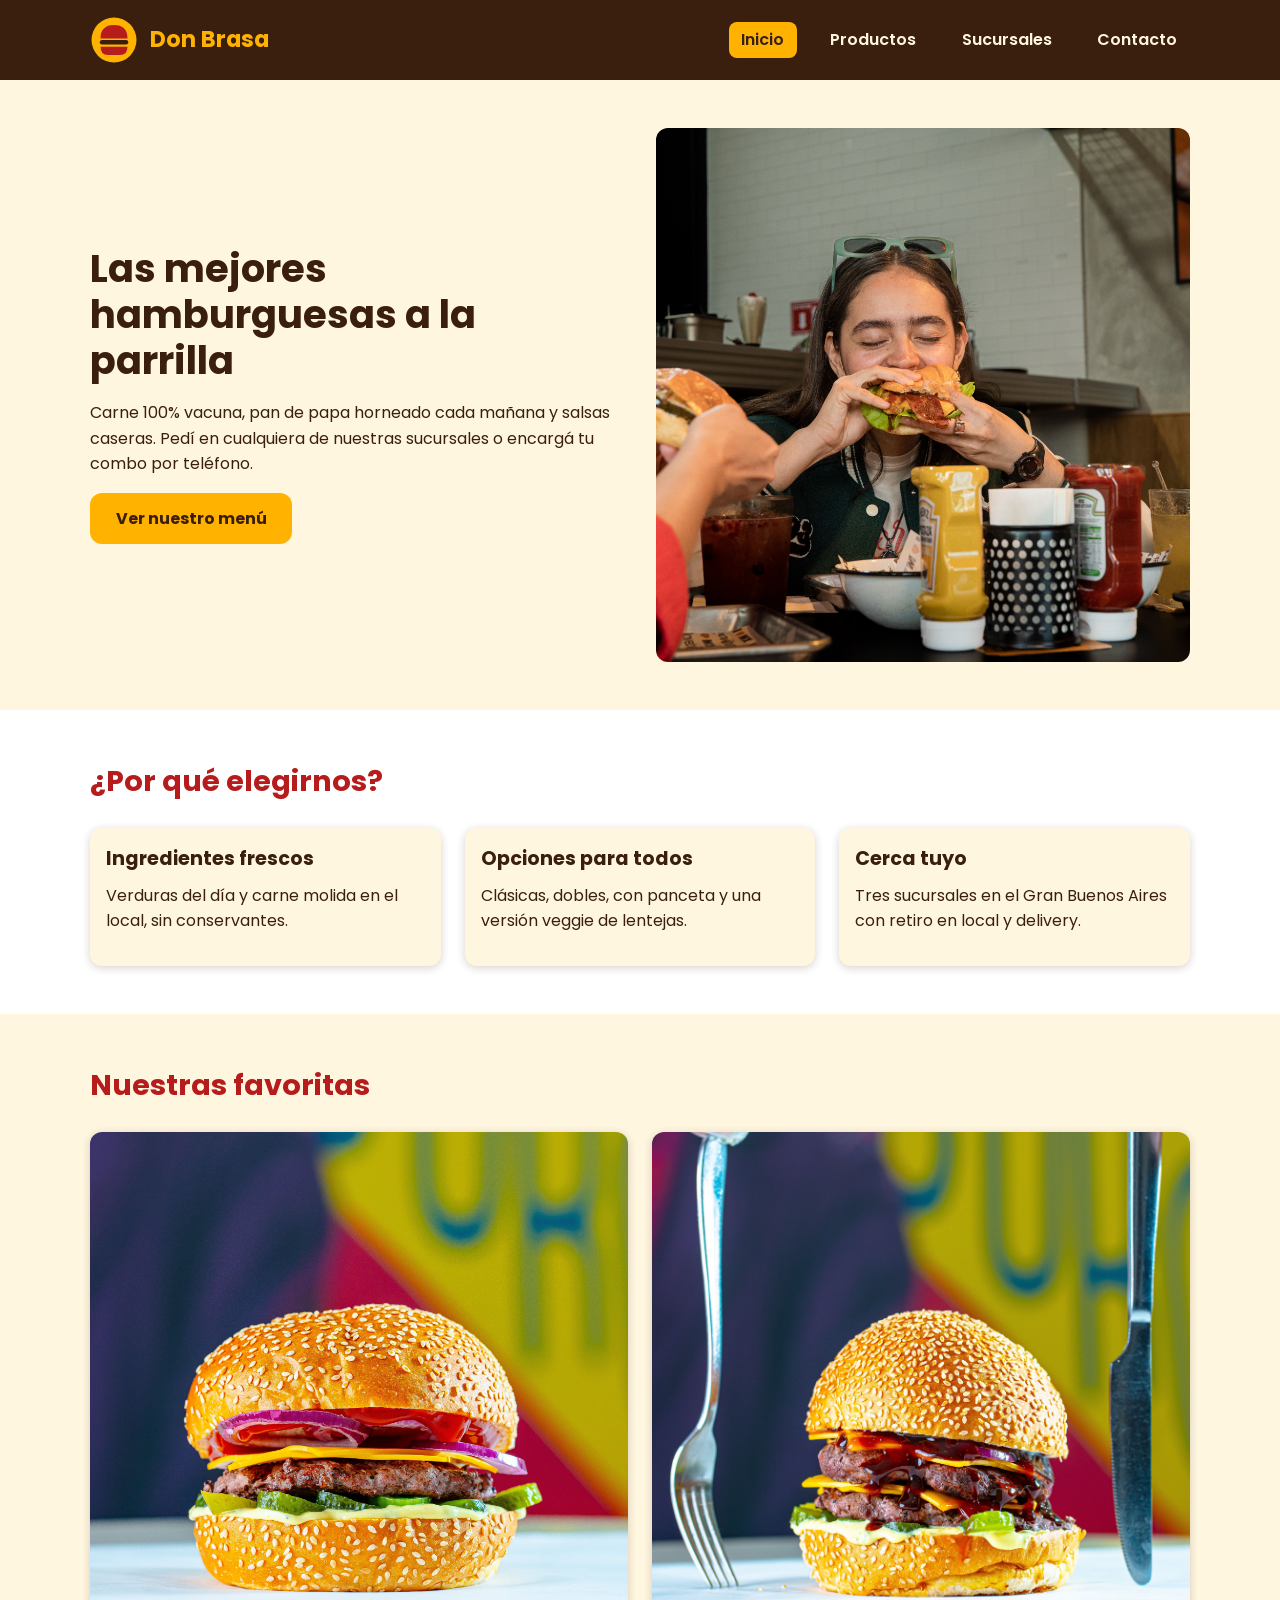
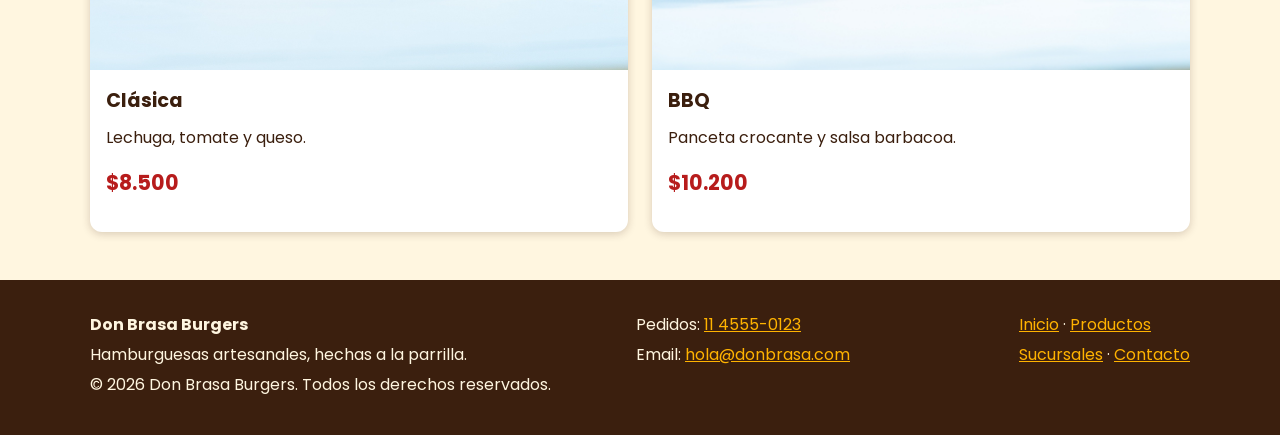
<file: index.html>
<!DOCTYPE html>
<html lang="es">
<head>
  <meta charset="UTF-8">
  <meta name="viewport" content="width=device-width, initial-scale=1.0">
  <meta name="description" content="Hamburguesas artesanales a la parrilla. Conocé nuestro menú, sucursales y datos de contacto.">
  <title>Don Brasa Burgers | Inicio</title>
  <link rel="preconnect" href="https://fonts.googleapis.com">
  <link rel="preconnect" href="https://fonts.gstatic.com" crossorigin>
  <link href="https://fonts.googleapis.com/css2?family=Poppins:wght@400;600;700&display=swap" rel="stylesheet">
  <link rel="stylesheet" href="css/styles.css">
</head>
<body>
  <header>
    <div class="contenedor">
      <a class="marca" href="index.html">
        <img src="images/logo.svg" alt="Logo de Don Brasa Burgers">
        <span>Don Brasa</span>
      </a>
      <nav aria-label="Navegación principal">
        <ul>
          <li><a href="index.html" class="activo" aria-current="page">Inicio</a></li>
          <li><a href="pages/productos.html">Productos</a></li>
          <li><a href="pages/sucursales.html">Sucursales</a></li>
          <li><a href="pages/contacto.html">Contacto</a></li>
        </ul>
      </nav>
    </div>
  </header>

  <main>
    <section class="hero">
      <div class="contenedor">
        <div class="texto">
          <h1>Las mejores hamburguesas a la parrilla</h1>
          <p>Carne 100% vacuna, pan de papa horneado cada mañana y salsas caseras. Pedí en cualquiera de nuestras sucursales o encargá tu combo por teléfono.</p>
          <a class="boton" href="pages/productos.html">Ver nuestro menú</a>
        </div>
        <div class="imagen">
          <img src="images/hamburguesa con queso.jpg" alt="Hamburguesa doble con queso cheddar y cebolla">
        </div>
      </div>
    </section>

    <section class="alterna">
      <div class="contenedor">
        <h2>¿Por qué elegirnos?</h2>
        <div class="tarjetas">
          <article class="tarjeta">
            <div class="contenido">
              <h3>Ingredientes frescos</h3>
              <p>Verduras del día y carne molida en el local, sin conservantes.</p>
            </div>
          </article>
          <article class="tarjeta">
            <div class="contenido">
              <h3>Opciones para todos</h3>
              <p>Clásicas, dobles, con panceta y una versión veggie de lentejas.</p>
            </div>
          </article>
          <article class="tarjeta">
            <div class="contenido">
              <h3>Cerca tuyo</h3>
              <p>Tres sucursales en el Gran Buenos Aires con retiro en local y delivery.</p>
            </div>
          </article>
        </div>
      </div>
    </section>

    <section>
      <div class="contenedor">
        <h2>Nuestras favoritas</h2>
        <div class="tarjetas">
          <article class="tarjeta">
            <img src="images/hamburguesa clasica.jpg" alt="Hamburguesa clásica con lechuga, tomate y queso">
            <div class="contenido">
              <h3>Clásica</h3>
              <p>Lechuga, tomate y queso.</p>
              <p class="precio">$8.500</p>
            </div>
          </article>
          <article class="tarjeta">
            <img src="images/hamburguesa bbq.jpg" alt="Hamburguesa BBQ con panceta crocante">
            <div class="contenido">
              <h3>BBQ</h3>
              <p>Panceta crocante y salsa barbacoa.</p>
              <p class="precio">$10.200</p>
            </div>
          </article>
        </div>
      </div>
    </section>
  </main>

  <footer>
    <div class="contenedor">
      <div>
        <p><strong>Don Brasa Burgers</strong></p>
        <p>Hamburguesas artesanales, hechas a la parrilla.</p>
      </div>
      <div>
        <p>Pedidos: <a href="tel:+541145550123">11 4555-0123</a></p>
        <p>Email: <a href="mailto:hola@donbrasa.com">hola@donbrasa.com</a></p>
      </div>
      <div>
        <p><a href="index.html">Inicio</a> · <a href="pages/productos.html">Productos</a></p>
        <p><a href="pages/sucursales.html">Sucursales</a> · <a href="pages/contacto.html">Contacto</a></p>
      </div>
    </div>
    <div class="contenedor">
      <p>&copy; 2026 Don Brasa Burgers. Todos los derechos reservados.</p>
    </div>
  </footer>
</body>
</html>
</file>
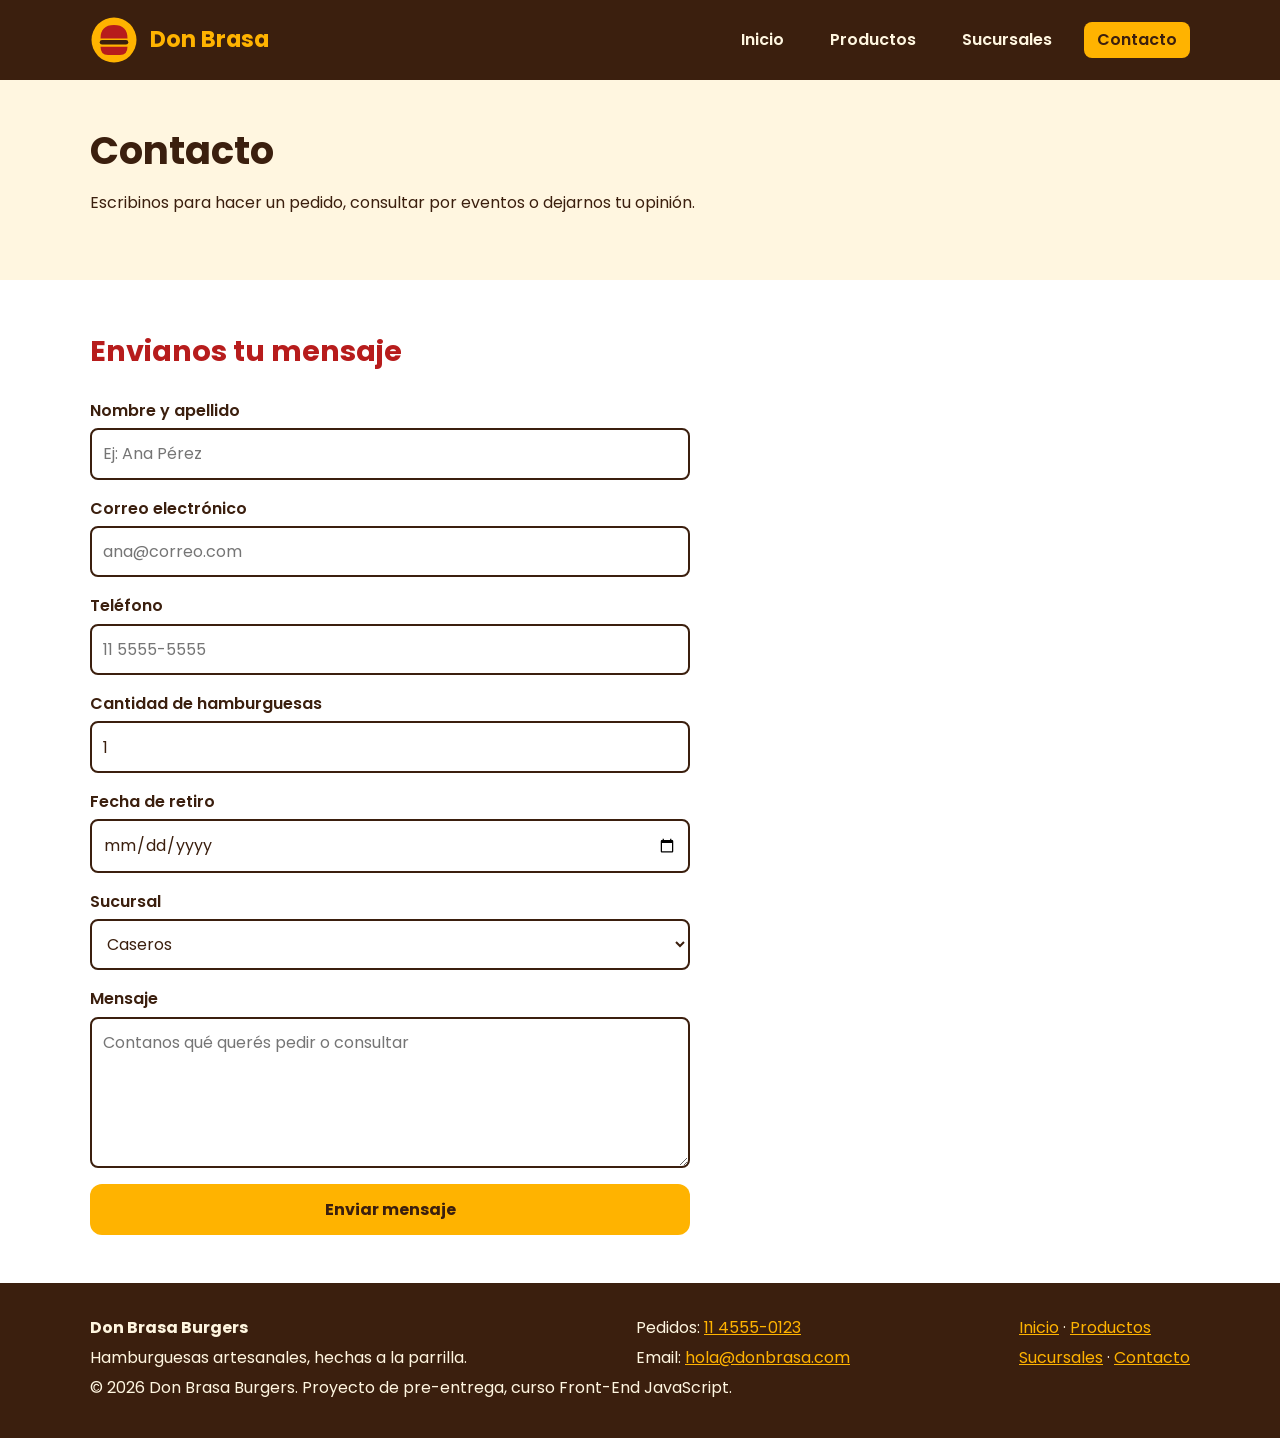
<file: pages/contacto.html>
<!DOCTYPE html>
<html lang="es">
<head>
  <meta charset="UTF-8">
  <meta name="viewport" content="width=device-width, initial-scale=1.0">
  <meta name="description" content="Formulario de contacto y pedidos de Don Brasa Burgers.">
  <title>Contacto | Don Brasa Burgers</title>
  <link rel="preconnect" href="https://fonts.googleapis.com">
  <link rel="preconnect" href="https://fonts.gstatic.com" crossorigin>
  <link href="https://fonts.googleapis.com/css2?family=Poppins:wght@400;600;700&display=swap" rel="stylesheet">
  <link rel="stylesheet" href="../css/styles.css">
</head>
<body>
  <header>
    <div class="contenedor">
      <a class="marca" href="../index.html">
        <img src="../images/logo.svg" alt="Logo de Don Brasa Burgers">
        <span>Don Brasa</span>
      </a>
      <nav aria-label="Navegación principal">
        <ul>
          <li><a href="../index.html">Inicio</a></li>
          <li><a href="productos.html">Productos</a></li>
          <li><a href="sucursales.html">Sucursales</a></li>
          <li><a href="contacto.html" class="activo" aria-current="page">Contacto</a></li>
        </ul>
      </nav>
    </div>
  </header>

  <main>
    <section>
      <div class="contenedor">
        <h1>Contacto</h1>
        <p>Escribinos para hacer un pedido, consultar por eventos o dejarnos tu opinión.</p>
      </div>
    </section>

    <section class="alterna">
      <div class="contenedor">
        <h2>Envianos tu mensaje</h2>
        <form class="formulario" action="#" method="get">
          <div class="campo">
            <label for="nombre">Nombre y apellido</label>
            <input type="text" id="nombre" name="nombre" placeholder="Ej: Ana Pérez" required>
          </div>

          <div class="campo">
            <label for="email">Correo electrónico</label>
            <input type="email" id="email" name="email" placeholder="ana@correo.com" required>
          </div>

          <div class="campo">
            <label for="telefono">Teléfono</label>
            <input type="tel" id="telefono" name="telefono" placeholder="11 5555-5555">
          </div>

          <div class="campo">
            <label for="cantidad">Cantidad de hamburguesas</label>
            <input type="number" id="cantidad" name="cantidad" min="1" max="50" value="1">
          </div>

          <div class="campo">
            <label for="fecha">Fecha de retiro</label>
            <input type="date" id="fecha" name="fecha">
          </div>

          <div class="campo">
            <label for="sucursal">Sucursal</label>
            <select id="sucursal" name="sucursal">
              <option value="caseros">Caseros</option>
              <option value="palomar">El Palomar</option>
              <option value="palermo">Palermo</option>
            </select>
          </div>

          <div class="campo">
            <label for="mensaje">Mensaje</label>
            <textarea id="mensaje" name="mensaje" rows="5" placeholder="Contanos qué querés pedir o consultar"></textarea>
          </div>

          <button class="boton" type="submit">Enviar mensaje</button>
        </form>
      </div>
    </section>
  </main>

  <footer>
    <div class="contenedor">
      <div>
        <p><strong>Don Brasa Burgers</strong></p>
        <p>Hamburguesas artesanales, hechas a la parrilla.</p>
      </div>
      <div>
        <p>Pedidos: <a href="tel:+541145550123">11 4555-0123</a></p>
        <p>Email: <a href="mailto:hola@donbrasa.com">hola@donbrasa.com</a></p>
      </div>
      <div>
        <p><a href="../index.html">Inicio</a> · <a href="productos.html">Productos</a></p>
        <p><a href="sucursales.html">Sucursales</a> · <a href="contacto.html">Contacto</a></p>
      </div>
    </div>
    <div class="contenedor">
      <p>&copy; 2026 Don Brasa Burgers. Proyecto de pre-entrega, curso Front-End JavaScript.</p>
    </div>
  </footer>
</body>
</html>
</file>
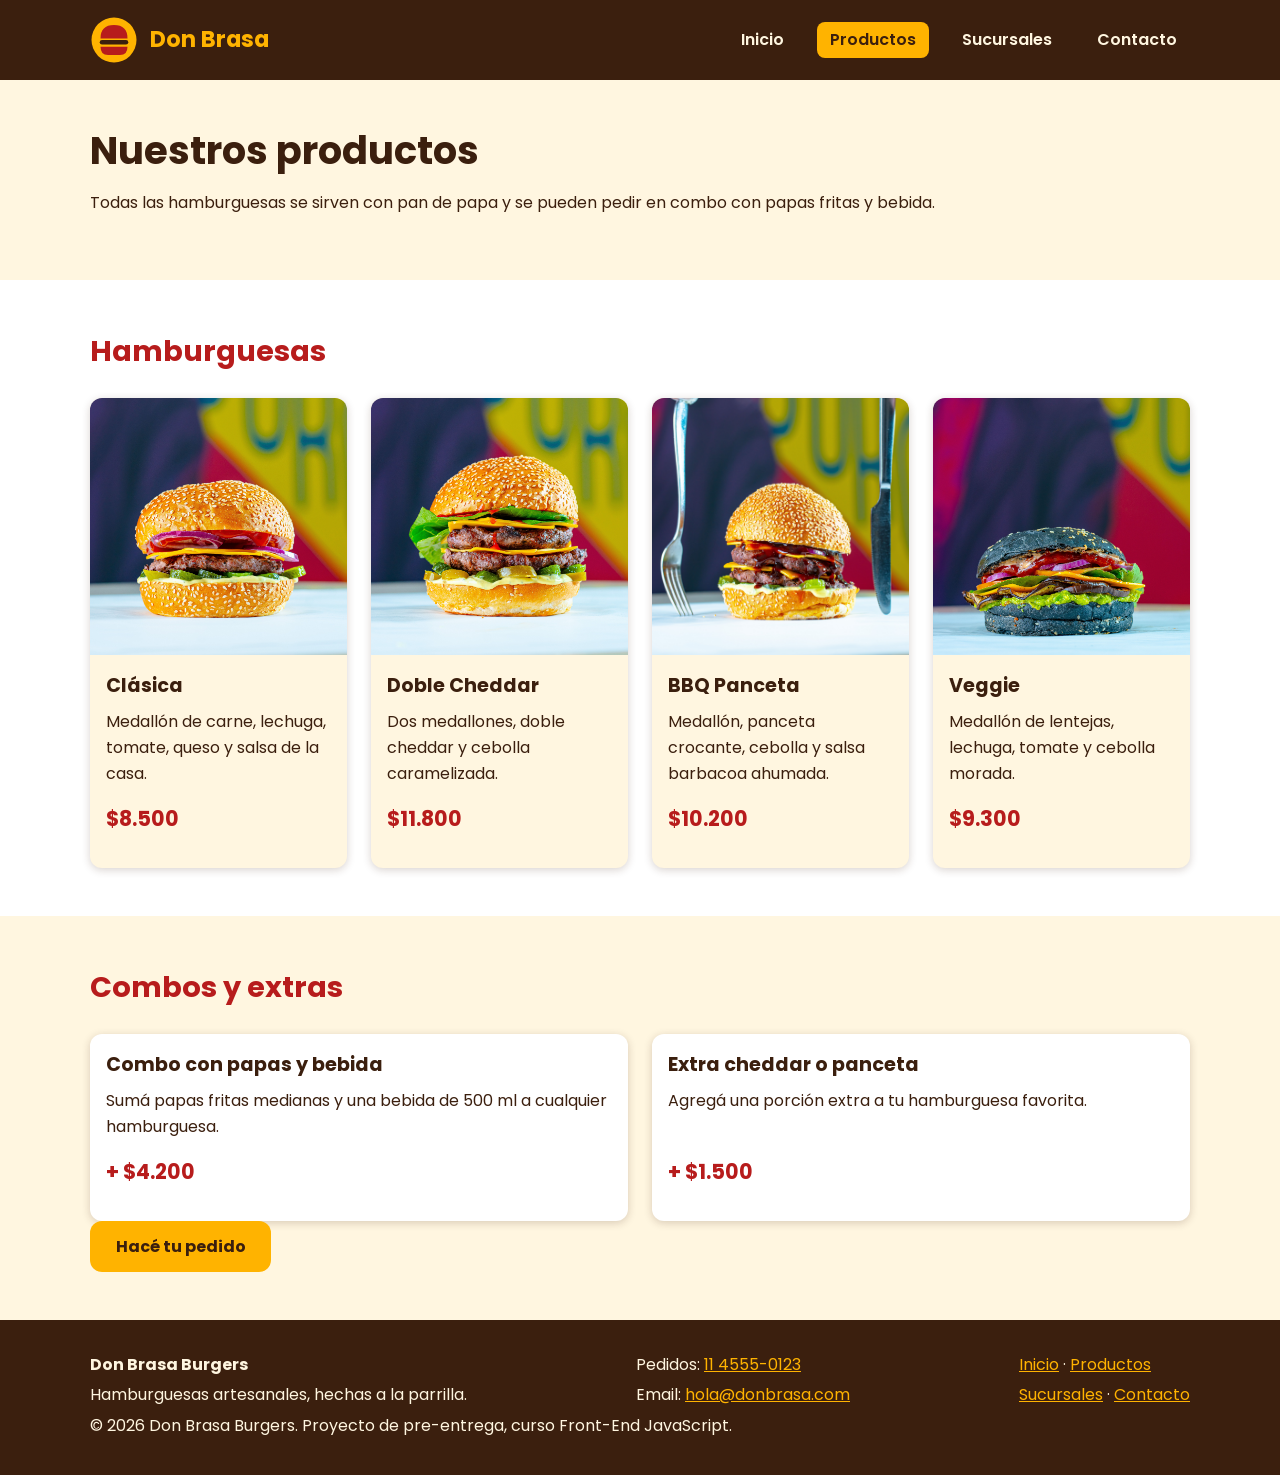
<file: pages/productos.html>
<!DOCTYPE html>
<html lang="es">
<head>
  <meta charset="UTF-8">
  <meta name="viewport" content="width=device-width, initial-scale=1.0">
  <meta name="description" content="Menú de hamburguesas artesanales: clásica, doble cheddar, BBQ con panceta y veggie.">
  <title>Productos | Don Brasa Burgers</title>
  <link rel="preconnect" href="https://fonts.googleapis.com">
  <link rel="preconnect" href="https://fonts.gstatic.com" crossorigin>
  <link href="https://fonts.googleapis.com/css2?family=Poppins:wght@400;600;700&display=swap" rel="stylesheet">
  <link rel="stylesheet" href="../css/styles.css">
</head>
<body>
  <header>
    <div class="contenedor">
      <a class="marca" href="../index.html">
        <img src="../images/logo.svg" alt="Logo de Don Brasa Burgers">
        <span>Don Brasa</span>
      </a>
      <nav aria-label="Navegación principal">
        <ul>
          <li><a href="../index.html">Inicio</a></li>
          <li><a href="productos.html" class="activo" aria-current="page">Productos</a></li>
          <li><a href="sucursales.html">Sucursales</a></li>
          <li><a href="contacto.html">Contacto</a></li>
        </ul>
      </nav>
    </div>
  </header>

  <main>
    <section>
      <div class="contenedor">
        <h1>Nuestros productos</h1>
        <p>Todas las hamburguesas se sirven con pan de papa y se pueden pedir en combo con papas fritas y bebida.</p>
      </div>
    </section>

    <section class="alterna">
      <div class="contenedor">
        <h2>Hamburguesas</h2>
        <div class="tarjetas">
        <article class="tarjeta">
          <img src="../images/hamburguesa clasica.jpg" alt="Hamburguesa clásica con lechuga, tomate y queso">
          <div class="contenido">
            <h3>Clásica</h3>
            <p>Medallón de carne, lechuga, tomate, queso y salsa de la casa.</p>
            <p class="precio">$8.500</p>
          </div>
        </article>
        <article class="tarjeta">
          <img src="../images/hamburguesa doble.jpg" alt="Hamburguesa doble con queso cheddar y cebolla">
          <div class="contenido">
            <h3>Doble Cheddar</h3>
            <p>Dos medallones, doble cheddar y cebolla caramelizada.</p>
            <p class="precio">$11.800</p>
          </div>
        </article>
        <article class="tarjeta">
          <img src="../images/hamburguesa bbq.jpg" alt="Hamburguesa BBQ con panceta crocante">
          <div class="contenido">
            <h3>BBQ Panceta</h3>
            <p>Medallón, panceta crocante, cebolla y salsa barbacoa ahumada.</p>
            <p class="precio">$10.200</p>
          </div>
        </article>
        <article class="tarjeta">
          <img src="../images/hamburguesa veggie.jpg" alt="Hamburguesa veggie de lentejas con vegetales">
          <div class="contenido">
            <h3>Veggie</h3>
            <p>Medallón de lentejas, lechuga, tomate y cebolla morada.</p>
            <p class="precio">$9.300</p>
          </div>
        </article>
        </div>
      </div>
    </section>

    <section>
      <div class="contenedor">
        <h2>Combos y extras</h2>
        <div class="tarjetas">
          <article class="tarjeta">
            <div class="contenido">
              <h3>Combo con papas y bebida</h3>
              <p>Sumá papas fritas medianas y una bebida de 500 ml a cualquier hamburguesa.</p>
              <p class="precio">+ $4.200</p>
            </div>
          </article>
          <article class="tarjeta">
            <div class="contenido">
              <h3>Extra cheddar o panceta</h3>
              <p>Agregá una porción extra a tu hamburguesa favorita.</p>
              <p class="precio">+ $1.500</p>
            </div>
          </article>
        </div>
        <a class="boton" href="contacto.html">Hacé tu pedido</a>
      </div>
    </section>
  </main>

  <footer>
    <div class="contenedor">
      <div>
        <p><strong>Don Brasa Burgers</strong></p>
        <p>Hamburguesas artesanales, hechas a la parrilla.</p>
      </div>
      <div>
        <p>Pedidos: <a href="tel:+541145550123">11 4555-0123</a></p>
        <p>Email: <a href="mailto:hola@donbrasa.com">hola@donbrasa.com</a></p>
      </div>
      <div>
        <p><a href="../index.html">Inicio</a> · <a href="productos.html">Productos</a></p>
        <p><a href="sucursales.html">Sucursales</a> · <a href="contacto.html">Contacto</a></p>
      </div>
    </div>
    <div class="contenedor">
      <p>&copy; 2026 Don Brasa Burgers. Proyecto de pre-entrega, curso Front-End JavaScript.</p>
    </div>
  </footer>
</body>
</html>
</file>
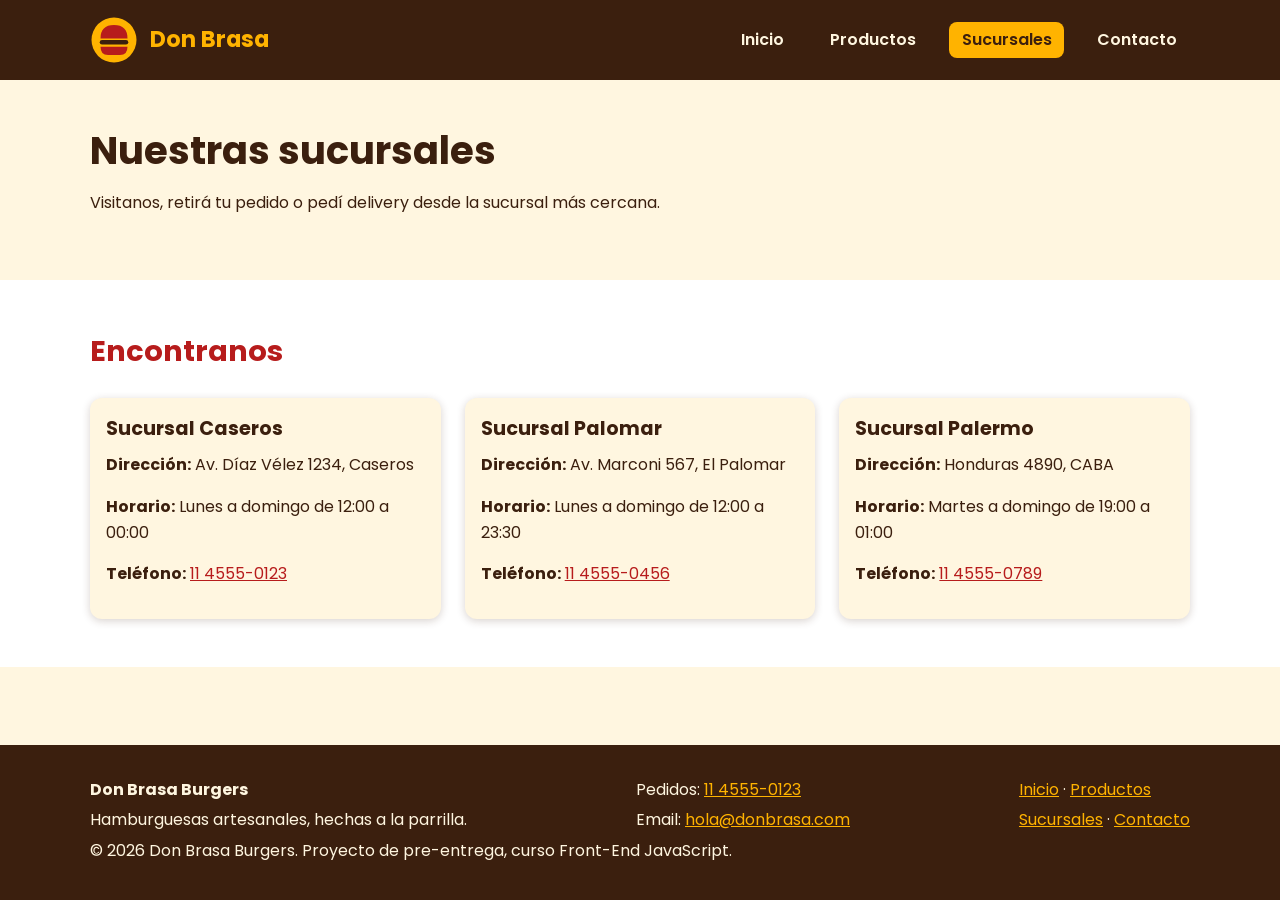
<file: pages/sucursales.html>
<!DOCTYPE html>
<html lang="es">
<head>
  <meta charset="UTF-8">
  <meta name="viewport" content="width=device-width, initial-scale=1.0">
  <meta name="description" content="Direcciones, horarios y teléfonos de las sucursales de Don Brasa Burgers.">
  <title>Sucursales | Don Brasa Burgers</title>
  <link rel="preconnect" href="https://fonts.googleapis.com">
  <link rel="preconnect" href="https://fonts.gstatic.com" crossorigin>
  <link href="https://fonts.googleapis.com/css2?family=Poppins:wght@400;600;700&display=swap" rel="stylesheet">
  <link rel="stylesheet" href="../css/styles.css">
</head>
<body>
  <header>
    <div class="contenedor">
      <a class="marca" href="../index.html">
        <img src="../images/logo.svg" alt="Logo de Don Brasa Burgers">
        <span>Don Brasa</span>
      </a>
      <nav aria-label="Navegación principal">
        <ul>
          <li><a href="../index.html">Inicio</a></li>
          <li><a href="productos.html">Productos</a></li>
          <li><a href="sucursales.html" class="activo" aria-current="page">Sucursales</a></li>
          <li><a href="contacto.html">Contacto</a></li>
        </ul>
      </nav>
    </div>
  </header>

  <main>
    <section>
      <div class="contenedor">
        <h1>Nuestras sucursales</h1>
        <p>Visitanos, retirá tu pedido o pedí delivery desde la sucursal más cercana.</p>
      </div>
    </section>

    <section class="alterna">
      <div class="contenedor">
        <h2>Encontranos</h2>
        <div class="tarjetas">
          <article class="tarjeta">
            <div class="contenido">
              <h3>Sucursal Caseros</h3>
              <p><strong>Dirección:</strong> Av. Díaz Vélez 1234, Caseros</p>
              <p><strong>Horario:</strong> Lunes a domingo de 12:00 a 00:00</p>
              <p><strong>Teléfono:</strong> <a href="tel:+541145550123">11 4555-0123</a></p>
            </div>
          </article>
          <article class="tarjeta">
            <div class="contenido">
              <h3>Sucursal Palomar</h3>
              <p><strong>Dirección:</strong> Av. Marconi 567, El Palomar</p>
              <p><strong>Horario:</strong> Lunes a domingo de 12:00 a 23:30</p>
              <p><strong>Teléfono:</strong> <a href="tel:+541145550456">11 4555-0456</a></p>
            </div>
          </article>
          <article class="tarjeta">
            <div class="contenido">
              <h3>Sucursal Palermo</h3>
              <p><strong>Dirección:</strong> Honduras 4890, CABA</p>
              <p><strong>Horario:</strong> Martes a domingo de 19:00 a 01:00</p>
              <p><strong>Teléfono:</strong> <a href="tel:+541145550789">11 4555-0789</a></p>
            </div>
          </article>
        </div>
      </div>
    </section>
  </main>

  <footer>
    <div class="contenedor">
      <div>
        <p><strong>Don Brasa Burgers</strong></p>
        <p>Hamburguesas artesanales, hechas a la parrilla.</p>
      </div>
      <div>
        <p>Pedidos: <a href="tel:+541145550123">11 4555-0123</a></p>
        <p>Email: <a href="mailto:hola@donbrasa.com">hola@donbrasa.com</a></p>
      </div>
      <div>
        <p><a href="../index.html">Inicio</a> · <a href="productos.html">Productos</a></p>
        <p><a href="sucursales.html">Sucursales</a> · <a href="contacto.html">Contacto</a></p>
      </div>
    </div>
    <div class="contenedor">
      <p>&copy; 2026 Don Brasa Burgers. Proyecto de pre-entrega, curso Front-End JavaScript.</p>
    </div>
  </footer>
</body>
</html>
</file>
<file: css/styles.css>
/* ===== Variables: paleta de colores coherente ===== */
:root {
  --marron: #3b1f0e;
  --rojo: #b71c1c;
  --mostaza: #ffb300;
  --crema: #fff6e0;
  --blanco: #ffffff;
  --espacio: 1.5rem;
  --radio: 12px;
}

/* ===== Reset y base ===== */
* {
  box-sizing: border-box;
  margin: 0;
  padding: 0;
}

body {
  font-family: "Poppins", Arial, sans-serif; /* misma fuente en todo el sitio */
  background-color: var(--crema);
  color: var(--marron);
  line-height: 1.6;
  display: flex;
  flex-direction: column;
  min-height: 100vh;
}

img {
  max-width: 100%;
  display: block;
}

a {
  color: var(--rojo);
}

.contenedor {
  width: 100%;
  max-width: 1100px;
  margin: 0 auto;
}

/* ===== Header y navegación (Flexbox) ===== */
header {
  background-color: var(--marron);
  color: var(--crema);
  padding: 1rem var(--espacio);
}

header .contenedor {
  display: flex;
  justify-content: space-between;
  align-items: center;
  flex-wrap: wrap;
  gap: 1rem;
}

.marca {
  display: flex;
  align-items: center;
  gap: 0.75rem;
  color: var(--mostaza);
  text-decoration: none;
  font-weight: 700;
  font-size: 1.4rem;
}

.marca img {
  width: 48px;
  height: 48px;
}

nav ul {
  list-style: none;
  display: flex;
  gap: 1.25rem;
  flex-wrap: wrap;
}

nav a {
  color: var(--crema);
  text-decoration: none;
  font-weight: 600;
  padding: 0.4rem 0.8rem;
  border-radius: 8px;
}

nav a:hover,
nav a.activo {
  background-color: var(--mostaza);
  color: var(--marron);
}

/* ===== Secciones (mismo espaciado en todo el sitio) ===== */
main {
  flex: 1;
}

section {
  padding: 3rem var(--espacio);
}

section.alterna {
  background-color: var(--blanco);
}

h1 {
  font-size: 2.4rem;
  line-height: 1.2;
  margin-bottom: 1rem;
}

h2 {
  font-size: 1.8rem;
  margin-bottom: 1.5rem;
  color: var(--rojo);
}

h3 {
  font-size: 1.2rem;
  margin-bottom: 0.5rem;
}

p {
  margin-bottom: 1rem;
}

/* ===== Botones ===== */
.boton {
  display: inline-block;
  background-color: var(--mostaza);
  color: var(--marron);
  font-weight: 700;
  text-decoration: none;
  padding: 0.8rem 1.6rem;
  border: none;
  border-radius: var(--radio);
  cursor: pointer;
  font-family: inherit;
  font-size: 1rem;
}

.boton:hover {
  background-color: var(--rojo);
  color: var(--blanco);
}

/* ===== Hero (Flexbox) ===== */
.hero .contenedor {
  display: flex;
  align-items: center;
  gap: 2rem;
}

.hero .texto,
.hero .imagen {
  flex: 1;
}

.hero .imagen img {
  border-radius: var(--radio);
}

/* ===== Tarjetas (productos y sucursales) con Flexbox ===== */
.tarjetas {
  display: flex;
  flex-wrap: wrap;
  gap: var(--espacio);
}

.tarjeta {
  flex: 1 1 240px;
  background-color: var(--blanco);
  border-radius: var(--radio);
  overflow: hidden;
  box-shadow: 0 2px 8px rgba(59, 31, 14, 0.2);
  display: flex;
  flex-direction: column;
}

section.alterna .tarjeta {
  background-color: var(--crema);
}

.tarjeta .contenido {
  padding: 1rem;
  display: flex;
  flex-direction: column;
  flex: 1;
}

.precio {
  margin-top: auto;
  font-size: 1.3rem;
  font-weight: 700;
  color: var(--rojo);
}

/* ===== Formulario ===== */
.formulario {
  display: flex;
  flex-direction: column;
  gap: 1rem;
  max-width: 600px;
}

.campo {
  display: flex;
  flex-direction: column;
  gap: 0.3rem;
}

label {
  font-weight: 600;
}

input,
select,
textarea {
  font-family: inherit;
  font-size: 1rem;
  padding: 0.7rem;
  border: 2px solid var(--marron);
  border-radius: 8px;
  background-color: var(--blanco);
  color: var(--marron);
}

input:focus,
select:focus,
textarea:focus {
  outline: 3px solid var(--mostaza);
}

/* ===== Footer ===== */
footer {
  background-color: var(--marron);
  color: var(--crema);
  padding: 2rem var(--espacio);
}

footer .contenedor {
  display: flex;
  justify-content: space-between;
  flex-wrap: wrap;
  gap: 1rem;
}

footer a {
  color: var(--mostaza);
}

footer p {
  margin-bottom: 0.3rem;
}

/* ===== Media queries (responsive) ===== */
@media (max-width: 768px) {
  h1 {
    font-size: 1.9rem;
  }

  h2 {
    font-size: 1.5rem;
  }

  header .contenedor {
    flex-direction: column;
  }

  nav ul {
    justify-content: center;
  }

  .hero .contenedor {
    flex-direction: column;
    text-align: center;
  }

  footer .contenedor {
    flex-direction: column;
    text-align: center;
  }
}

@media (max-width: 480px) {
  section {
    padding: 2rem 1rem;
  }

  .marca {
    font-size: 1.2rem;
  }

  nav ul {
    gap: 0.5rem;
  }
}
</file>
